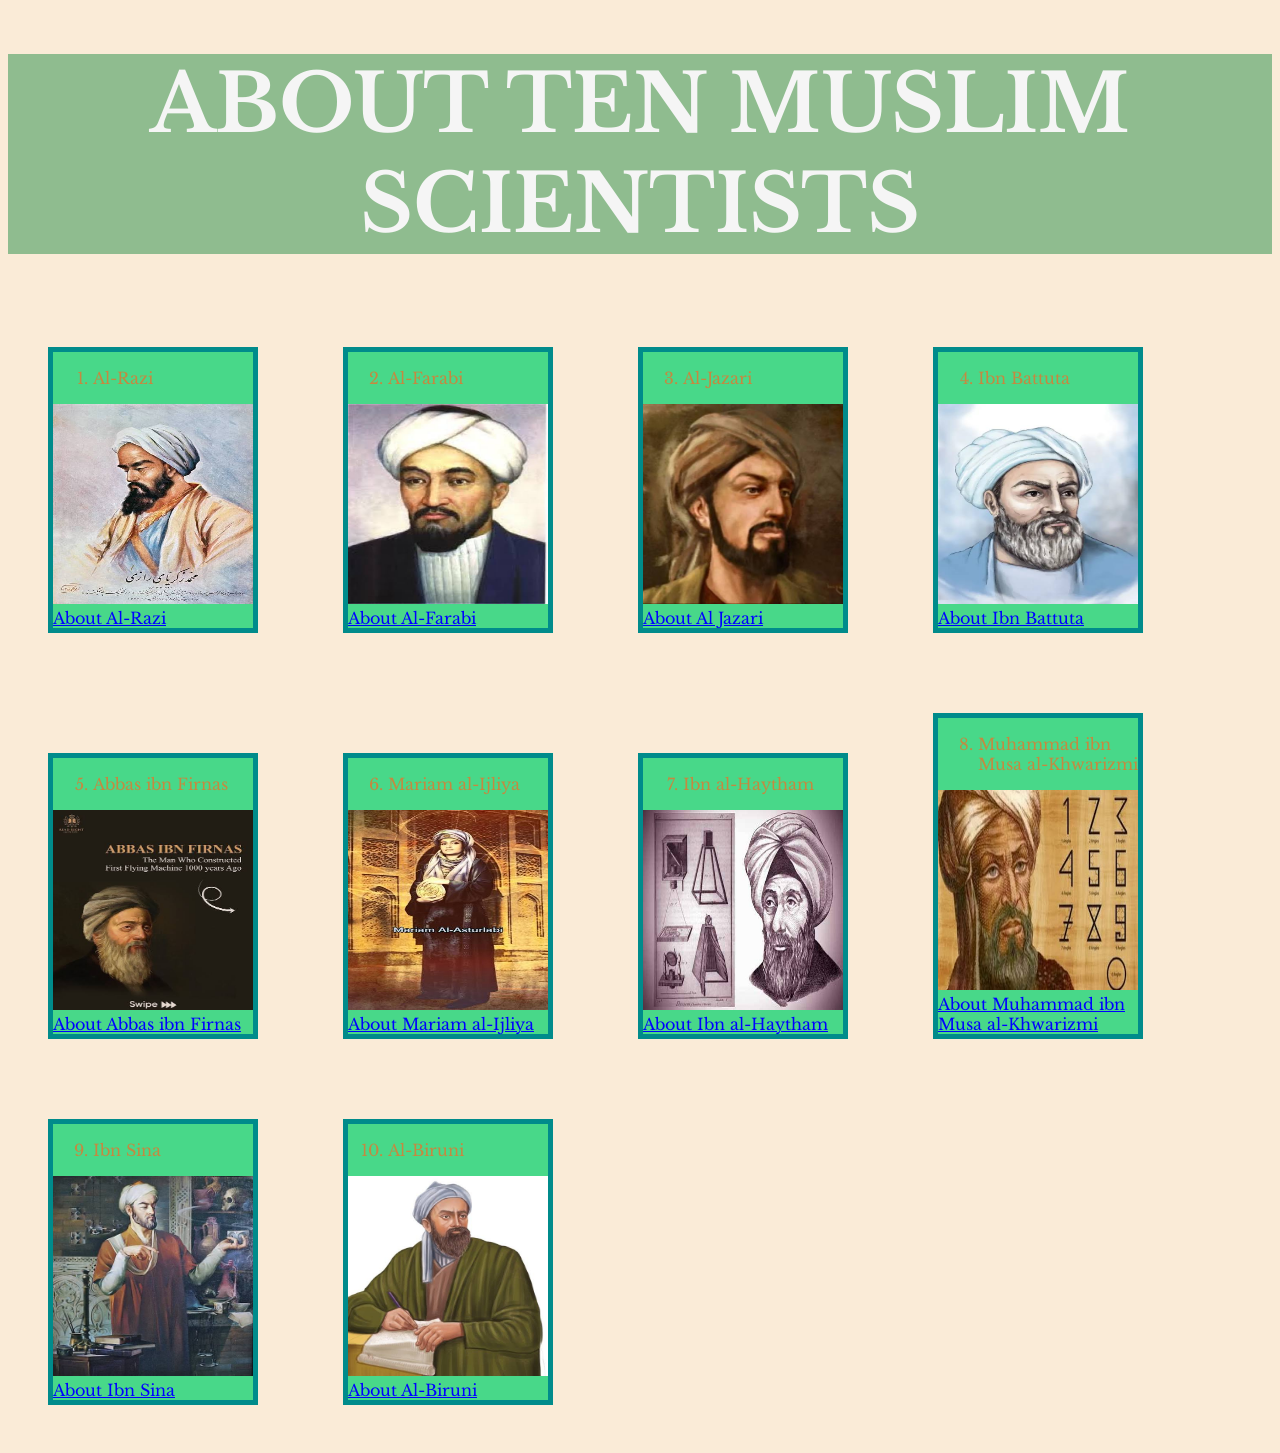
<file: index.html>
<!DOCTYPE html>
<html lang="en">
<head>
    <meta charset="UTF-8">
    <meta name="viewport" content="width=device-width, initial-scale=1.0">
    <title >History Of 10 Person</title>
    <link rel="stylesheet" href="./style.css" />
    <link rel="preconnect" href="https://fonts.googleapis.com">
    <link rel="preconnect" href="https://fonts.gstatic.com" crossorigin>
    <link href="https://fonts.googleapis.com/css2?family=Libre+Baskerville:ital,wght@0,400..700;1,400..700&display=swap" rel="stylesheet">
</head>
<body>
    <div id="main">
    <h1 >ABOUT TEN MUSLIM SCIENTISTS</h1>
    <div class="one oop">
    <ol>
        <li>Al-Razi</li>
     </ol>
        <img  class="p t" src="./assit/images/Al-Razi.jpg" />
        <a href="./abouts/about1.html">About Al-Razi</a>   
    </div>
    <div class="two oop">
    <ol start="2"><li>Al-Farabi</li> </ol>
        <img class="p" src="./assit/images/Al-Farabi.jpg">
        <a href="./abouts/about2.html">About Al-Farabi</a>

    </div>
    <div class="three oop">
        <ol start="3">
            <li>Al-Jazari</li> </ol>
            <img class="p" src="./assit/images/Al-Jazari.jpg" />
            <a href="./abouts/about3.html">About Al Jazari</a>
 
    </div>
    <div class="four oop">
        <ol start="4">
            <li>Ibn Battuta</li> </ol>
            <img class="p" src="./assit/images/Ibn Battuta.jpg">
            <a href="./abouts/about4.html">About Ibn Battuta</a>
    </div>
    <div  class="five oop" >
        <ol start="5">
            <li>Abbas ibn Firnas</li> </ol>
            <img class="p" src="./assit/images/Abbas ibn Firnas.jpg">
            <a href="./abouts/about5.html">About Abbas ibn Firnas</a>
    </div>
    <div class="six oop">
        <ol start="6">
            <li>Mariam al-Ijliya</li>
        </ol>
        <img class="p" src="./assit/images/Mariam al-Ijliya.jpg">
        <a href="./abouts/about6.html">About Mariam al-Ijliya</a>
    </div>
    <div class="seven oop">
        <ol start="7">
            <li>Ibn al-Haytham</li>
        </ol>
        <img class="p" src="./assit/images/Ibn al-Haytham.jpg">
        <a href="./abouts/about7.html">About Ibn al-Haytham</a>
    </div>
    <div class="eight oop">
        <ol start="8">
            <li>Muhammad ibn Musa al-Khwarizmi</li>
        </ol>
        <img class="p" src="./assit/images/Muhammad ibn Musa al-Khwarizmi.jpg">
        <a href="">About Muhammad ibn Musa al-Khwarizmi</a>
    </div>
    <div class="nine oop">
        <ol start="9">
            <li>Ibn Sina</li>
        </ol>
        <img class="p" src="./assit/images/Ibn Sina.jpg">
        <a href="./abouts/about9.html">About Ibn Sina</a>
    </div>
    <div class="tin oop">
        <ol start="10">
            <li>Al-Biruni</li>
        </ol>
        <img class="p" src="./assit/images/Al-Biruni.jpg">
        <a href="">About Al-Biruni</a>
    </div>
    </div>
</body>
</html>
</file>
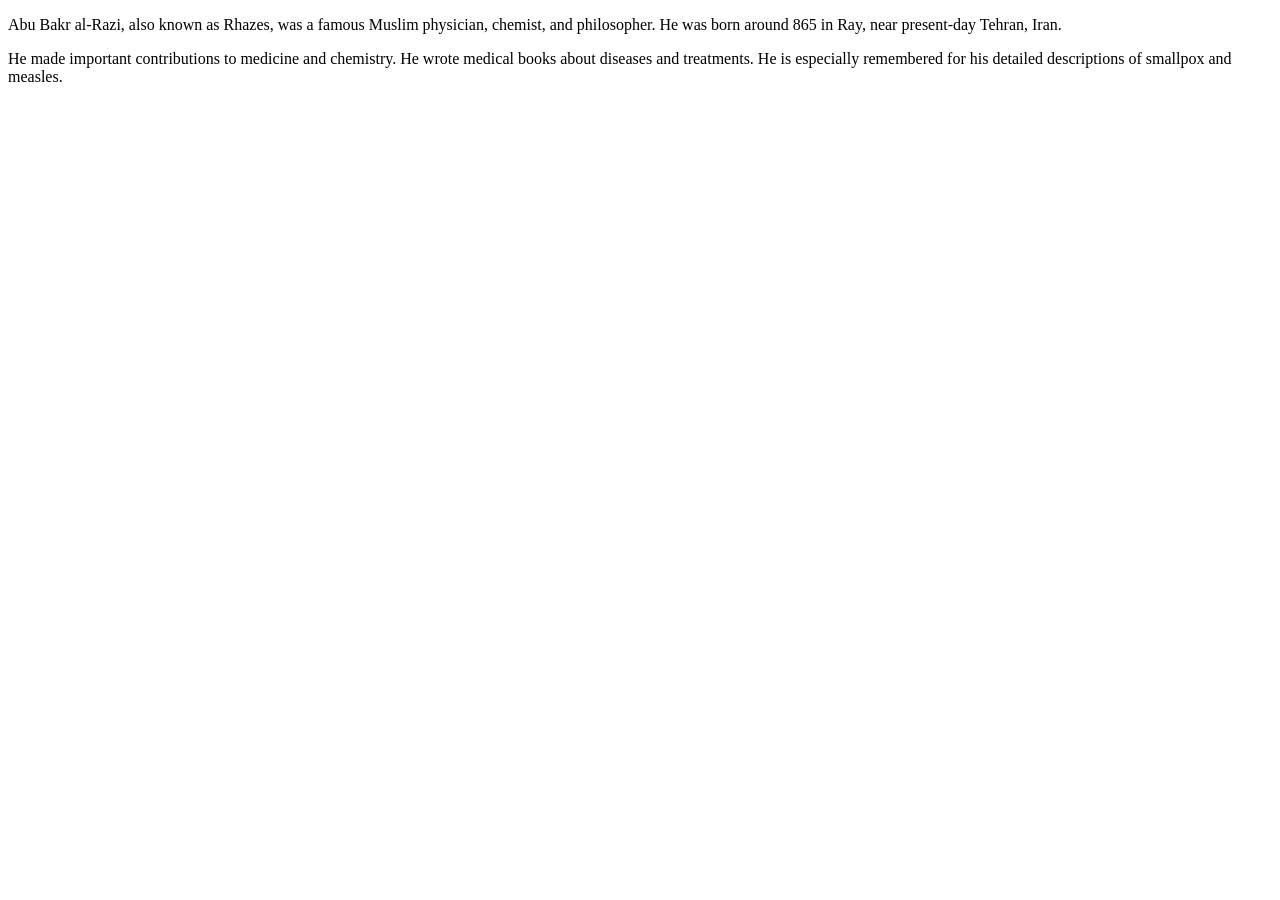
<file: abouts/about1.html>
<!DOCTYPE html>
<html lang="en">
<head>
    <meta charset="UTF-8">
    <meta name="viewport" content="width=device-width, initial-scale=1.0">
    <title>About Al Razi</title>
</head>
<body>
<p>Abu Bakr al-Razi, also known as Rhazes, was a famous Muslim physician, chemist, and philosopher. He was born around 865 in Ray, near present-day Tehran, Iran.</p>
<p> He made important contributions to medicine and chemistry. He wrote medical books about diseases and treatments. He is especially remembered for his detailed descriptions of smallpox and measles.</p>
</body>
</html>
</file>
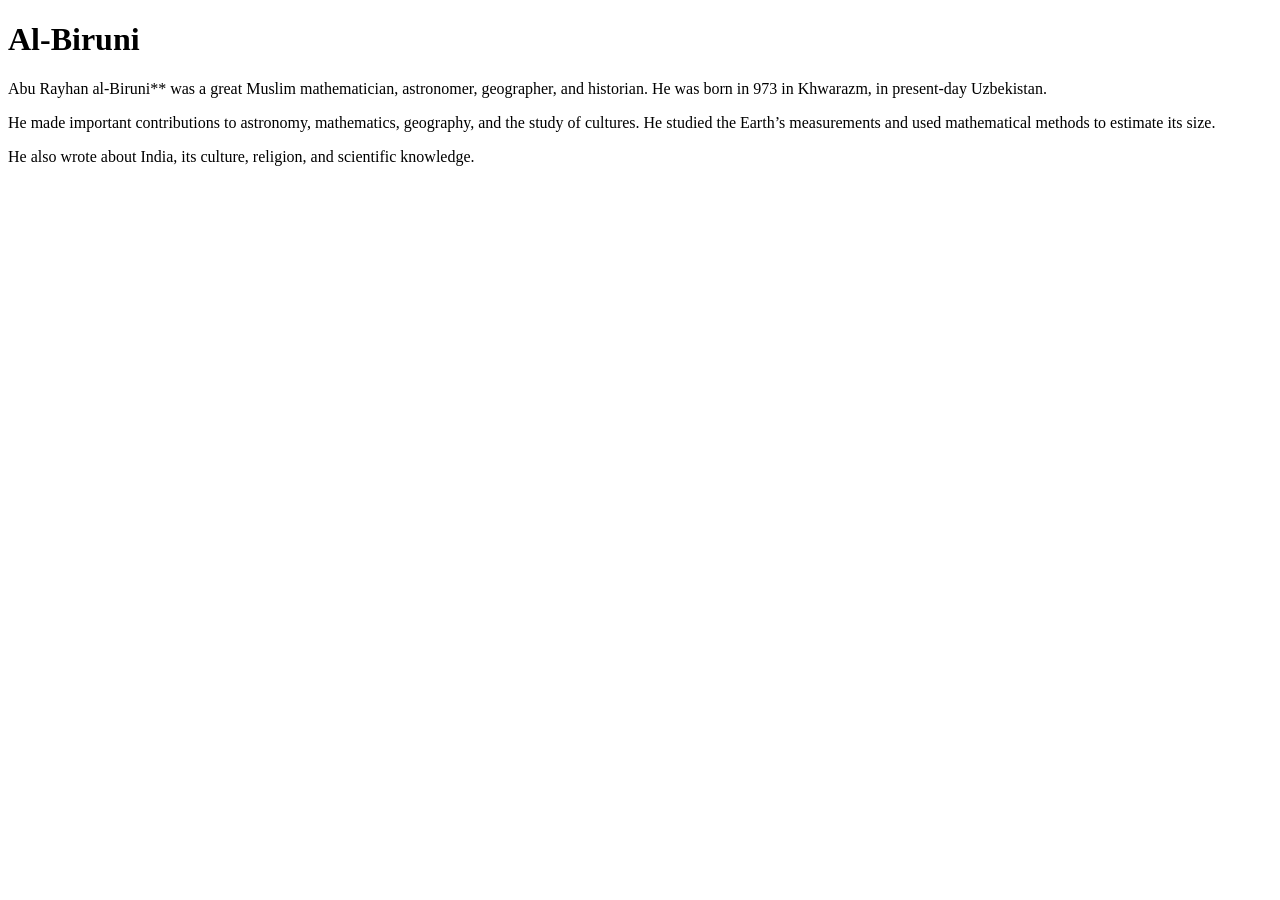
<file: abouts/about10.html>
<!DOCTYPE html>
<html lang="en">
<head>
    <meta charset="UTF-8">
    <meta name="viewport" content="width=device-width, initial-scale=1.0">
    <title>About Al-Biruni</title>
</head>
<body>
    <h1>Al-Biruni</h1>
    <p>Abu Rayhan al-Biruni** was a great Muslim mathematician, astronomer, geographer, and historian. He was born in 973 in Khwarazm, in present-day Uzbekistan.</p>
    <p>He made important contributions to astronomy, mathematics, geography, and the study of cultures. He studied the Earth’s measurements and used mathematical methods to estimate its size.</p>
    <p>He also wrote about India, its culture, religion, and scientific knowledge.</p>
</body>
</html>
</file>
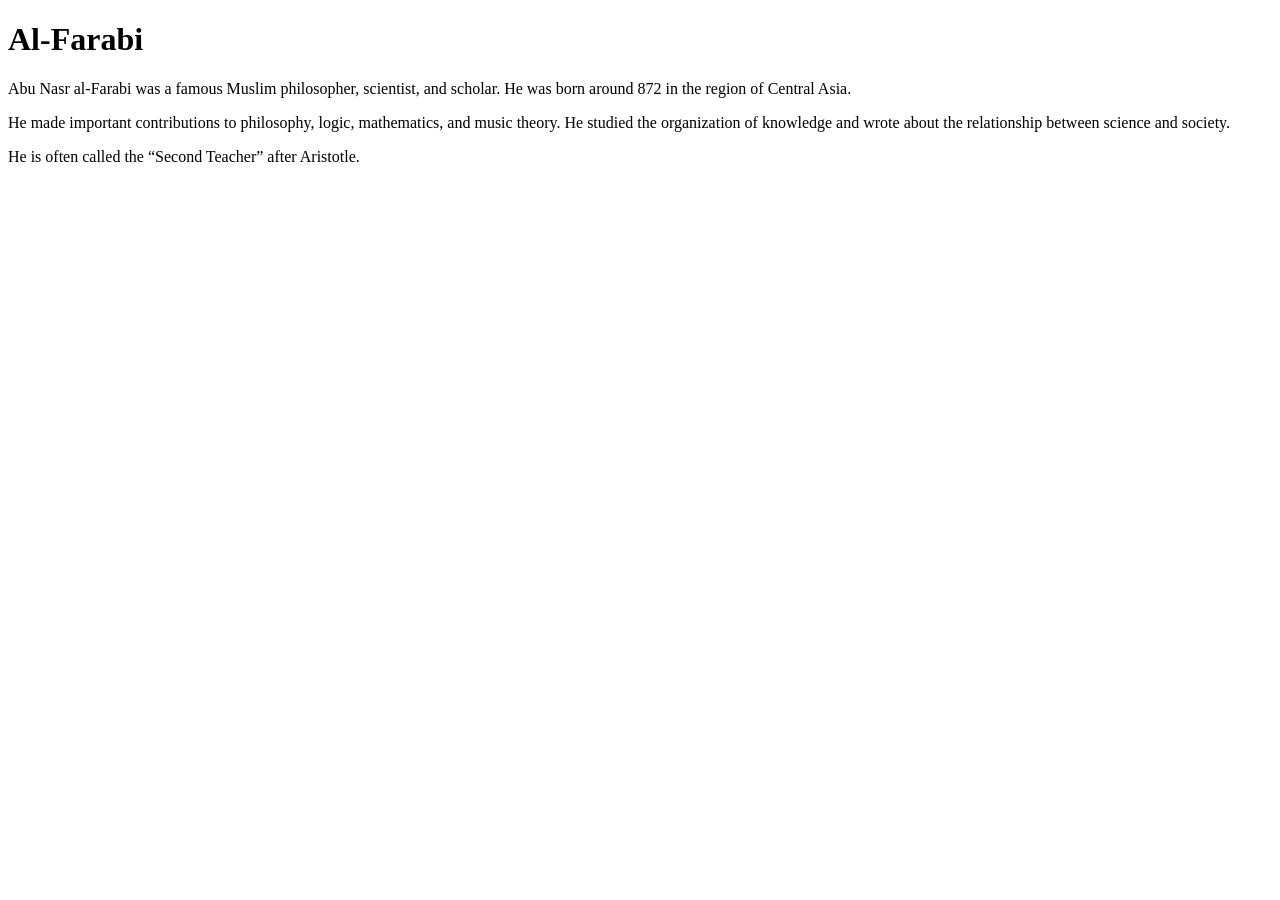
<file: abouts/about2.html>
<!DOCTYPE html>
<html lang="en">
<head>
    <meta charset="UTF-8">
    <meta name="viewport" content="width=device-width, initial-scale=1.0">
    <title>About Al-Farabi</title>
</head>
<body>
    <h1>Al-Farabi </h1>
    <p>Abu Nasr al-Farabi was a famous Muslim philosopher, scientist, and scholar. He was born around 872 in the region of Central Asia.</p>
    <p>He made important contributions to philosophy, logic, mathematics, and music theory. He studied the organization of knowledge and wrote about the relationship between science and society.</p>
    <p>He is often called the “Second Teacher” after Aristotle.</p>
</body>
</html>
</file>
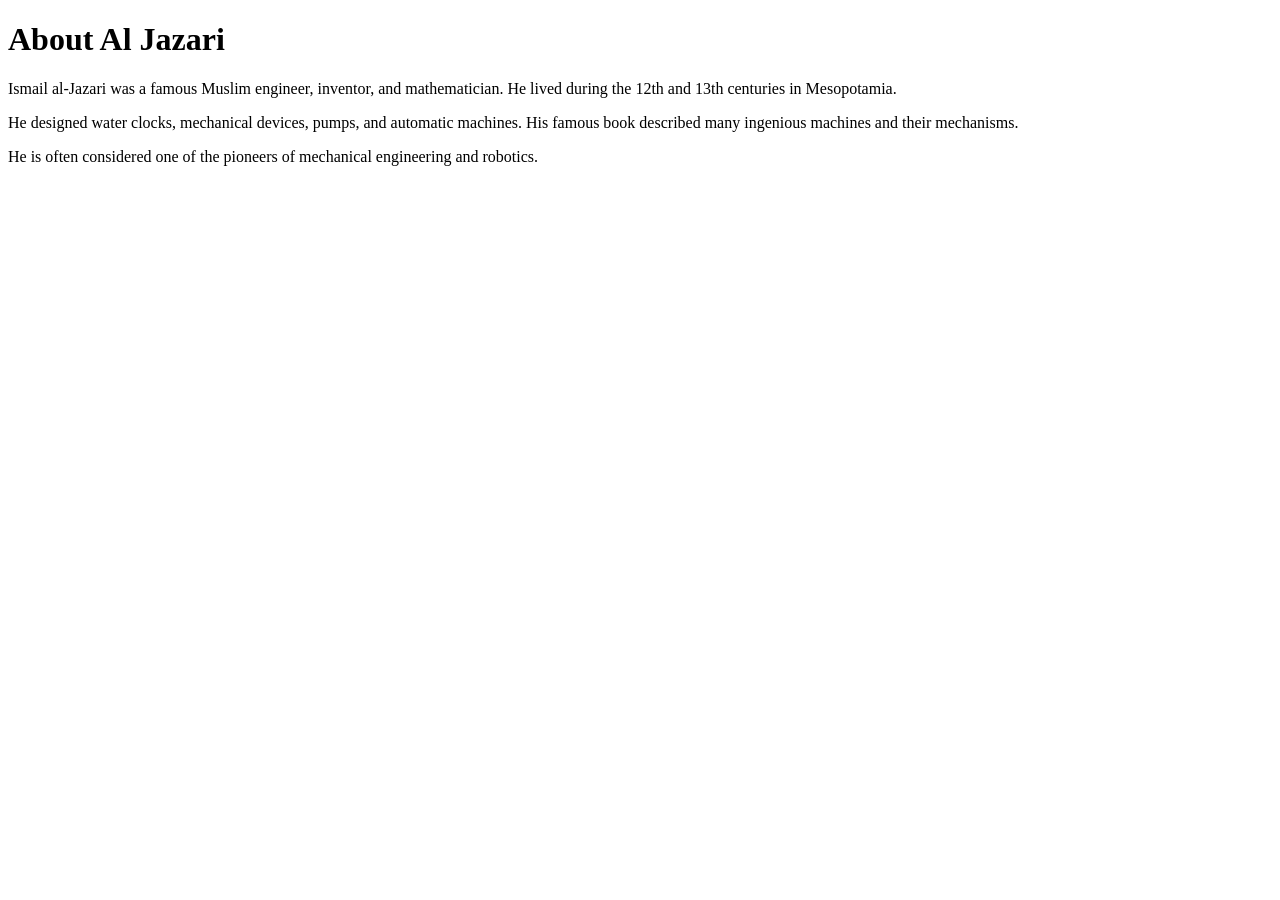
<file: abouts/about3.html>
<!DOCTYPE html>
<html lang="en">
<head>
    <meta charset="UTF-8">
    <meta name="viewport" content="width=device-width, initial-scale=1.0">
    <title>About Al Jazari</title>
</head>
<body>
    <h1>About Al Jazari</h1>
    <p>Ismail al-Jazari was a famous Muslim engineer, inventor, and mathematician. He lived during the 12th and 13th centuries in Mesopotamia.</p>   
    <p>He designed water clocks, mechanical devices, pumps, and automatic machines. His famous book described many ingenious machines and their mechanisms.</p>   
    <p>He is often considered one of the pioneers of mechanical engineering and robotics.</p>
</body>
</html>
</file>
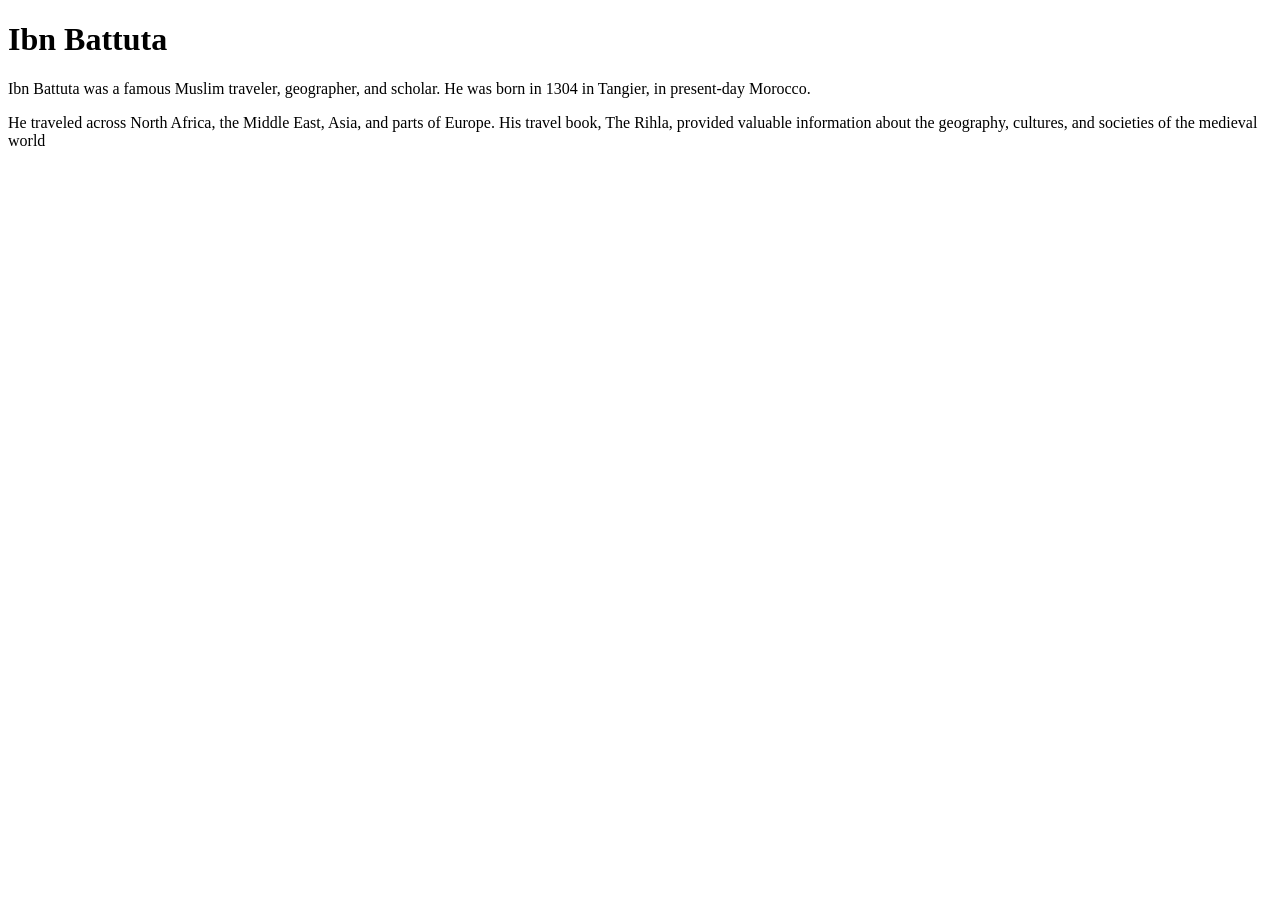
<file: abouts/about4.html>
<!DOCTYPE html>
<html lang="en">
<head>
    <meta charset="UTF-8">
    <meta name="viewport" content="width=device-width, initial-scale=1.0">
    <title>About Ibn Battuta</title>
</head>
<body>
    <h1>Ibn Battuta</h1>
    <p>Ibn Battuta was a famous Muslim traveler, geographer, and scholar. He was born in 1304 in Tangier, in present-day Morocco.</p>
    <p>He traveled across North Africa, the Middle East, Asia, and parts of Europe. His travel book, The Rihla, provided valuable information about the geography, cultures, and societies of the medieval world</p>
</body>
</html>
</file>
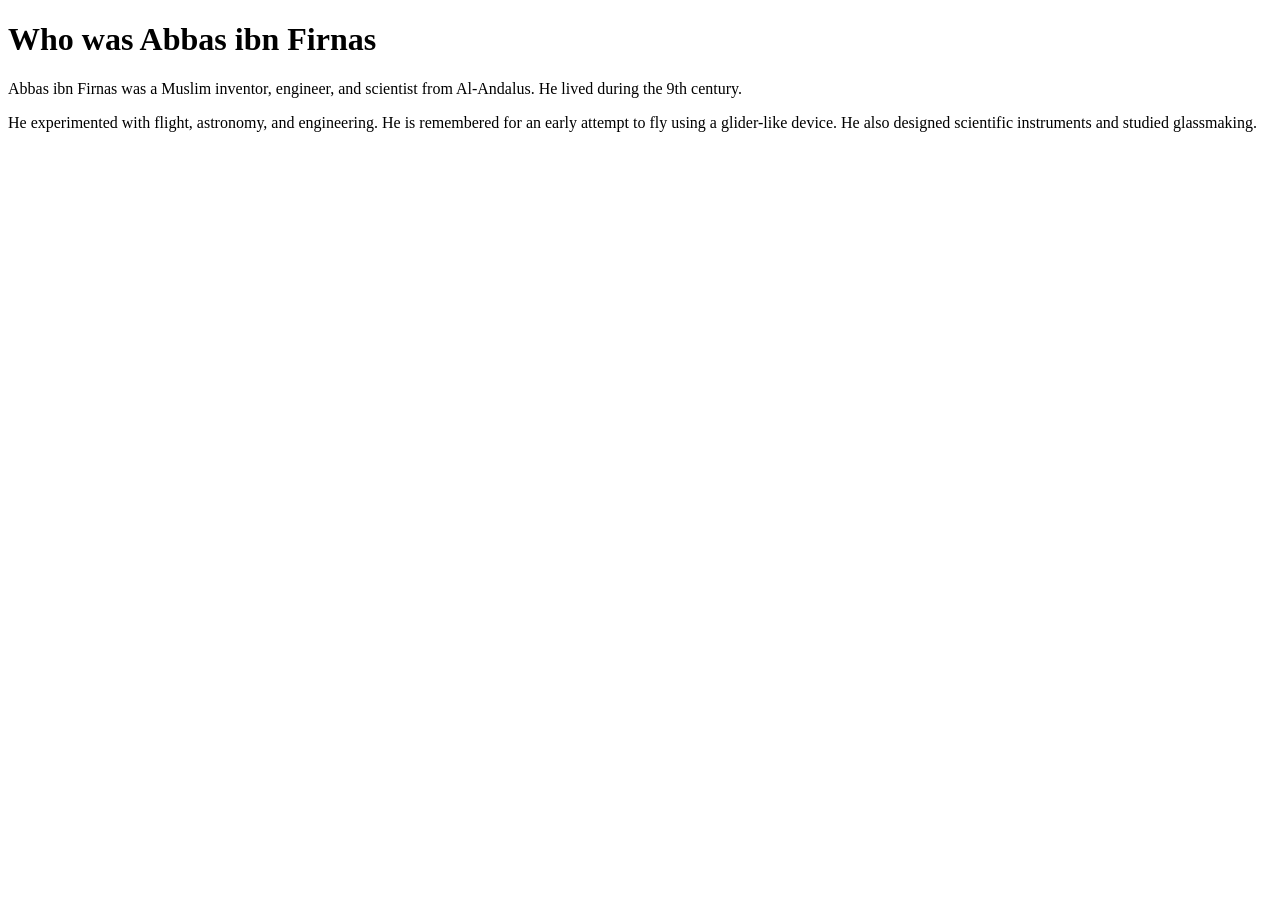
<file: abouts/about5.html>
<!DOCTYPE html>
<html lang="en">
<head>
    <meta charset="UTF-8">
    <meta name="viewport" content="width=device-width, initial-scale=1.0">
    <title>Abdut Abbas ibn Firnas</title>
</head>
<body>
    <h1>Who was Abbas ibn Firnas</h1>
    <p>Abbas ibn Firnas was a Muslim inventor, engineer, and scientist from Al-Andalus. He lived during the 9th century.</p>
    <p>He experimented with flight, astronomy, and engineering. He is remembered for an early attempt to fly using a glider-like device. He also designed scientific instruments and studied glassmaking.</p>
</body>
</html>
</file>
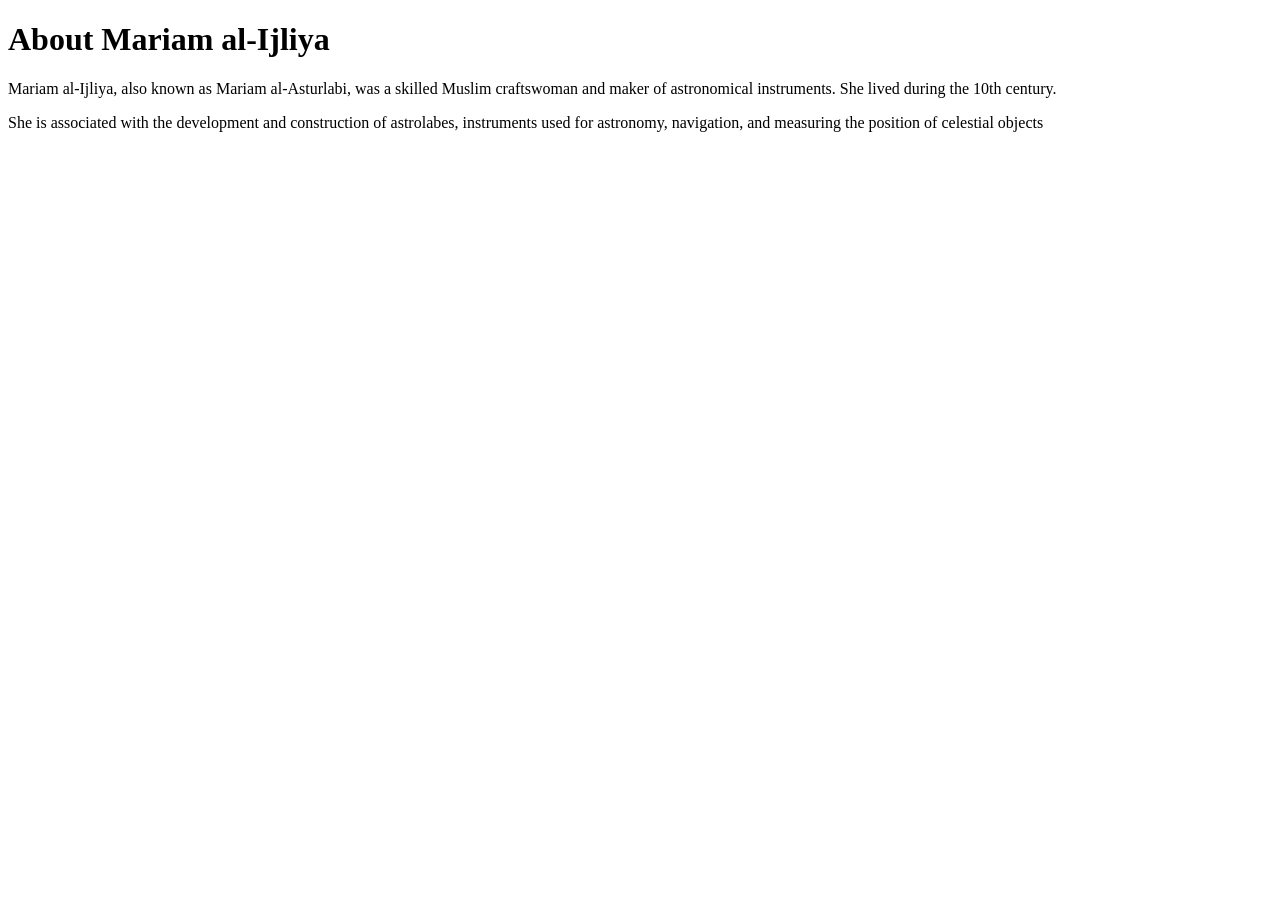
<file: abouts/about6.html>
<!DOCTYPE html>
<html lang="en">
<head>
    <meta charset="UTF-8">
    <meta name="viewport" content="width=device-width, initial-scale=1.0">
    <title>About Mariam al-Ijliya</title>
</head>
<body>
    <h1>About Mariam al-Ijliya</h1>
    <p>Mariam al-Ijliya, also known as Mariam al-Asturlabi, was a skilled Muslim craftswoman and maker of astronomical instruments. She lived during the 10th century.</p>
    <p>She is associated with the development and construction of astrolabes, instruments used for astronomy, navigation, and measuring the position of celestial objects</p>
</body>
</html>
</file>
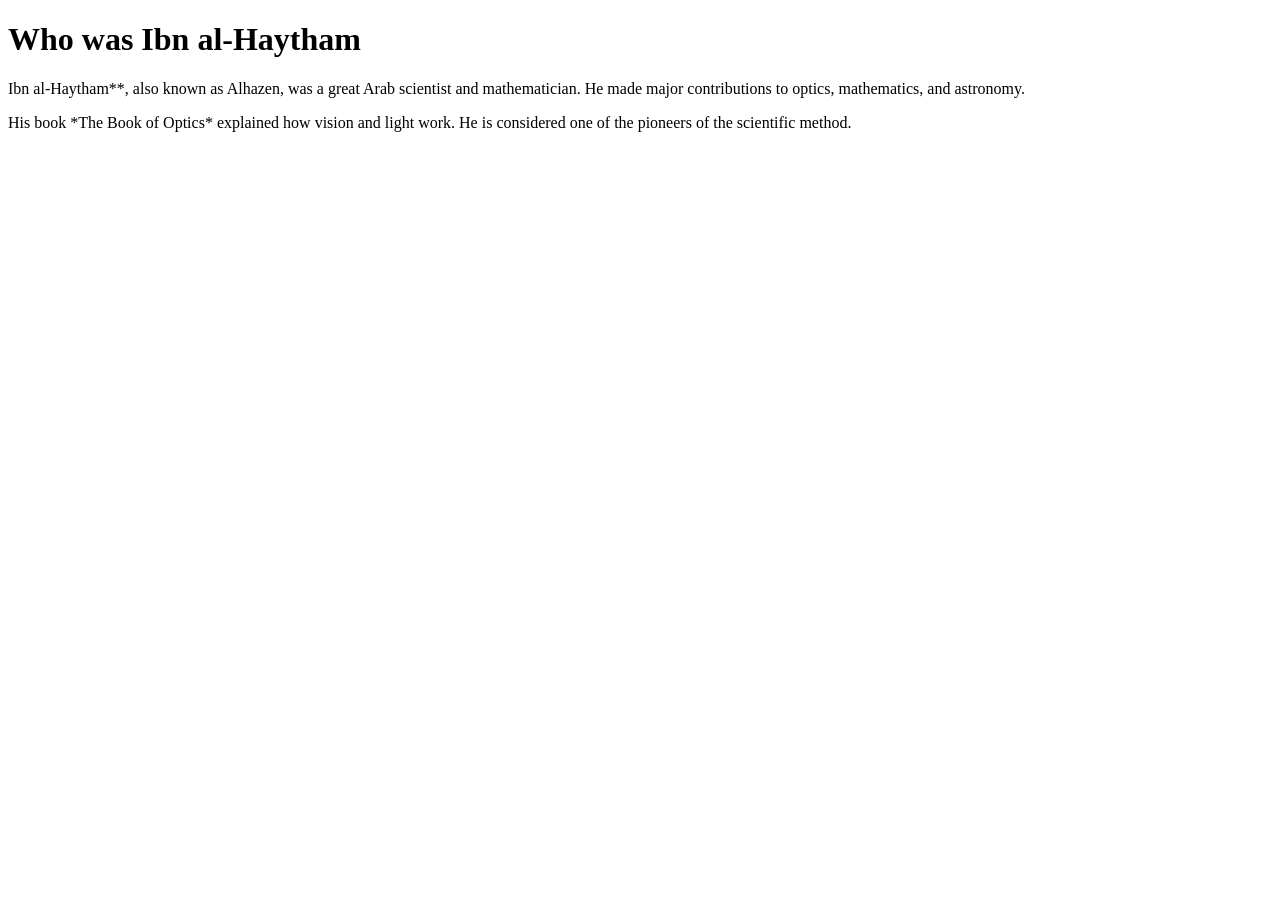
<file: abouts/about7.html>
<!DOCTYPE html>
<html lang="en">
<head>
    <meta charset="UTF-8">
    <meta name="viewport" content="width=device-width, initial-scale=1.0">
    <title>About Ibn al-Haytham</title>
</head>
<body>
    <h1>Who was Ibn al-Haytham</h1>
    <p>Ibn al-Haytham**, also known as Alhazen, was a great Arab scientist and mathematician. He made major contributions to optics, mathematics, and astronomy.</p>
    <p>His book *The Book of Optics* explained how vision and light work. He is considered one of the pioneers of the scientific method.</p>
</body>
</html>
</file>
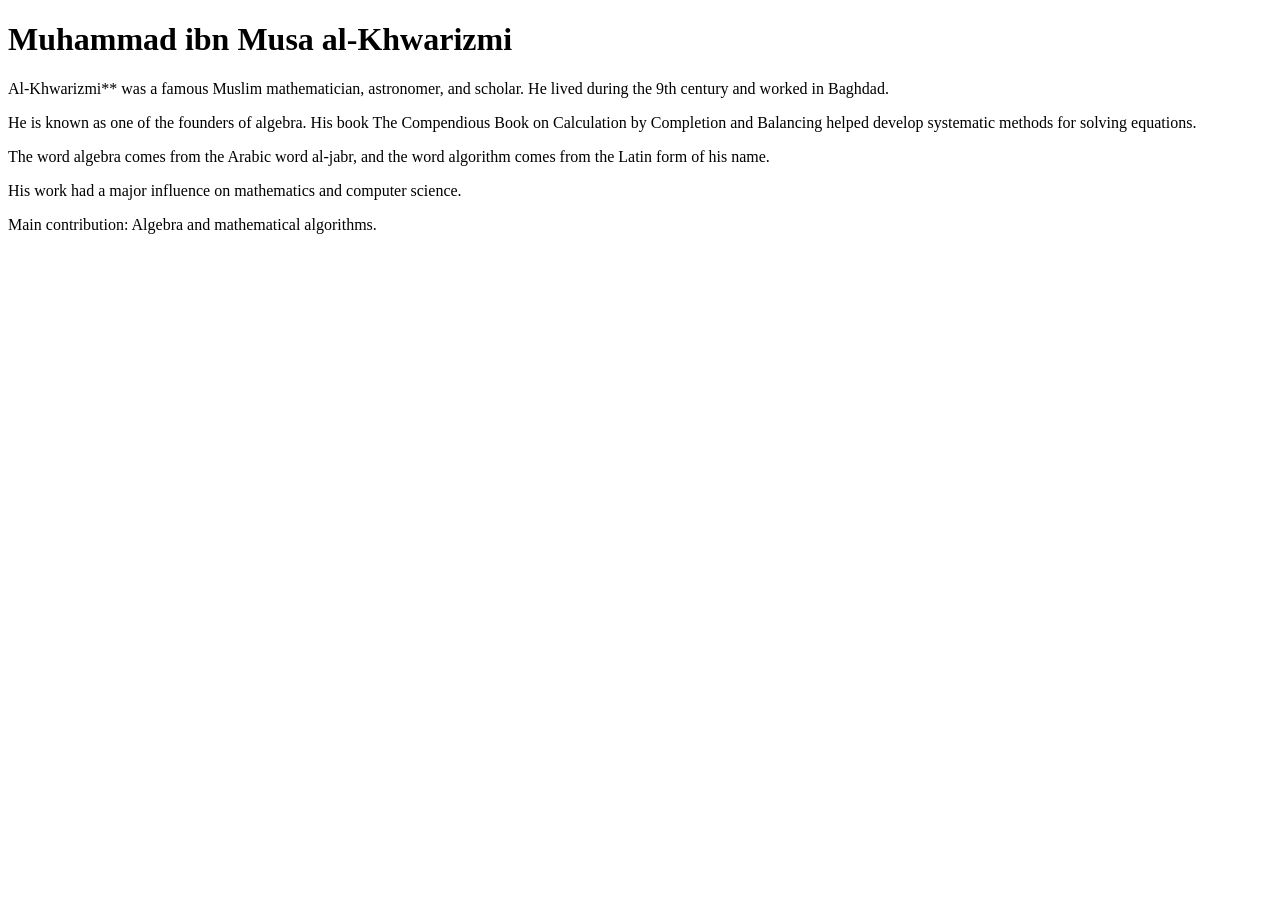
<file: abouts/about8.html>
<!DOCTYPE html>
<html lang="en">
<head>
    <meta charset="UTF-8">
    <meta name="viewport" content="width=device-width, initial-scale=1.0">
    <title>About Muhammad ibn Musa al-Khwarizmi</title>
</head>
<body>
    <h1>Muhammad ibn Musa al-Khwarizmi</h1>
    <p>Al-Khwarizmi** was a famous Muslim mathematician, astronomer, and scholar. He lived during the 9th century and worked in Baghdad.</p>
    <p>He is known as one of the founders of algebra. His book The Compendious Book on Calculation by Completion and Balancing helped develop systematic methods for solving equations.</p>
    <p>The word algebra comes from the Arabic word al-jabr, and the word algorithm comes from the Latin form of his name.</p>
     <p> His work had a major influence on mathematics and computer science.</p>
     <p>Main contribution: Algebra and mathematical algorithms.</p>
    
</body>
</html>
</file>
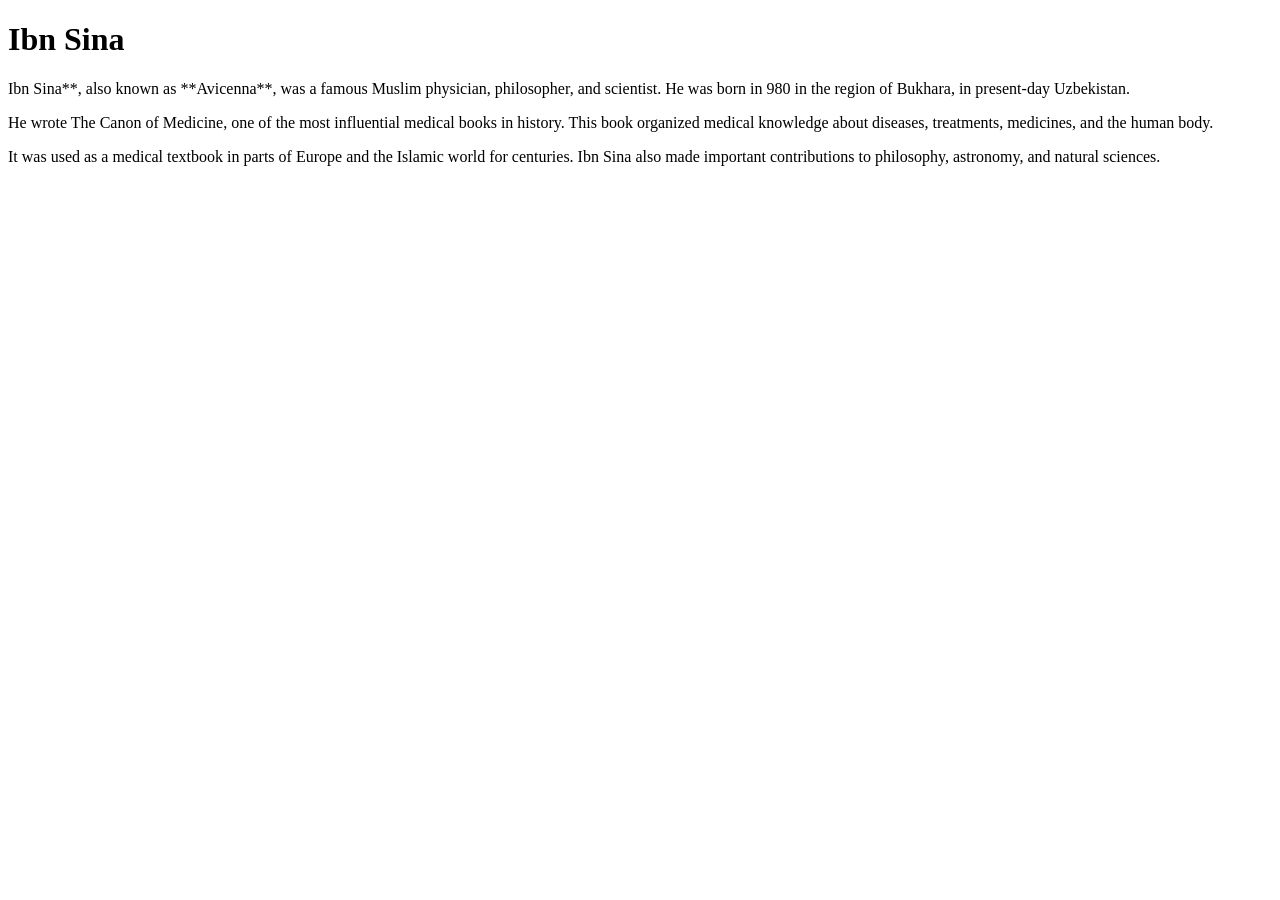
<file: abouts/about9.html>
<!DOCTYPE html>
<html lang="en">
<head>
    <meta charset="UTF-8">
    <meta name="viewport" content="width=device-width, initial-scale=1.0">
    <title>About Ibn Sina</title>
</head>
<body>
    <h1>Ibn Sina</h1>
    <p>Ibn Sina**, also known as **Avicenna**, was a famous Muslim physician, philosopher, and scientist. He was born in 980 in the region of Bukhara, in present-day Uzbekistan.</p>
    <p>He wrote The Canon of Medicine, one of the most influential medical books in history. This book organized medical knowledge about diseases, treatments, medicines, and the human body.</p>
    <p>It was used as a medical textbook in parts of Europe and the Islamic world for centuries. Ibn Sina also made important contributions to philosophy, astronomy, and natural sciences.</p>
</body>
</html>
</file>
<file: style.css>
html{
    font-family:"Libre Baskerville", serif;
    background-color: antiquewhite;
}
h1{
    font-size: 5rem;
    color: whitesmoke;
    background-color: darkseagreen;
    text-align: center;
 }
 a{
    color: whitesmoke;
    color: aqua;
    justify-items: center;
    
 }
ol{
    color: rgb(250, 248, 241);
    color: rgb(197, 137, 64);
  }
.oop{
    width: 200px;
    display: inline-block;
    margin: 40px;
    border: 5px solid rgb(249, 249, 4);
    background-color: rgb(190, 61, 61);
}
.p{
    width: 200px;
    height: 200px;
    
}
@media(max-width:480px) {
    h1{
        font-size: 1.5rem;
        color: whitesmoke;
        background-color: darkseagreen;
        text-align: center;
     }  
     .oop{
        width: 200px;
        display: block;
        margin-top: 20px;
        border: 2px solid darkcyan;
     background-color: rgb(143, 113, 71);
    }
    .p{
        
        object-fit: scale-down;
    }
    ol,a{
        color: aqua;
    }
    
}
@media(min-width:481px) and (max-width:1200px) {
    h1{
        font-size: 3rem;
        color: rgb(255, 255, 255);
        background-color: rgb(45, 17, 158);
        text-align: center;
     }  
     .oop{
        width: 250px;
        display:inline-block;
        margin-top: 30px;
        border: 4px solid rgb(195, 216, 28);
     background-color: rgb(52, 52, 166);
    }
    .p{
        
        object-fit: scale-down;
    }
    ol,a{
        color: rgb(221, 7, 43);
    }
}
@media(min-width:1201px) and (max-width:1600px) {
    h1{
        font-size: 5rem;
        color: whitesmoke;
        background-color: darkseagreen;
        text-align: center;
     }
     a{
        color: whitesmoke;
        color:blue;
        
     }
    ol{
        color: rgb(250, 248, 241);
        color: rgb(197, 137, 64);
      }
    .oop{
        width: 200px;
        display: inline-block;
        margin: 40px;
        border: 5px solid darkcyan;
        background-color: rgb(72, 216, 137);
    }
    .p{
        width: 200px;
        height: 200px;
        
    }
}
</file>
